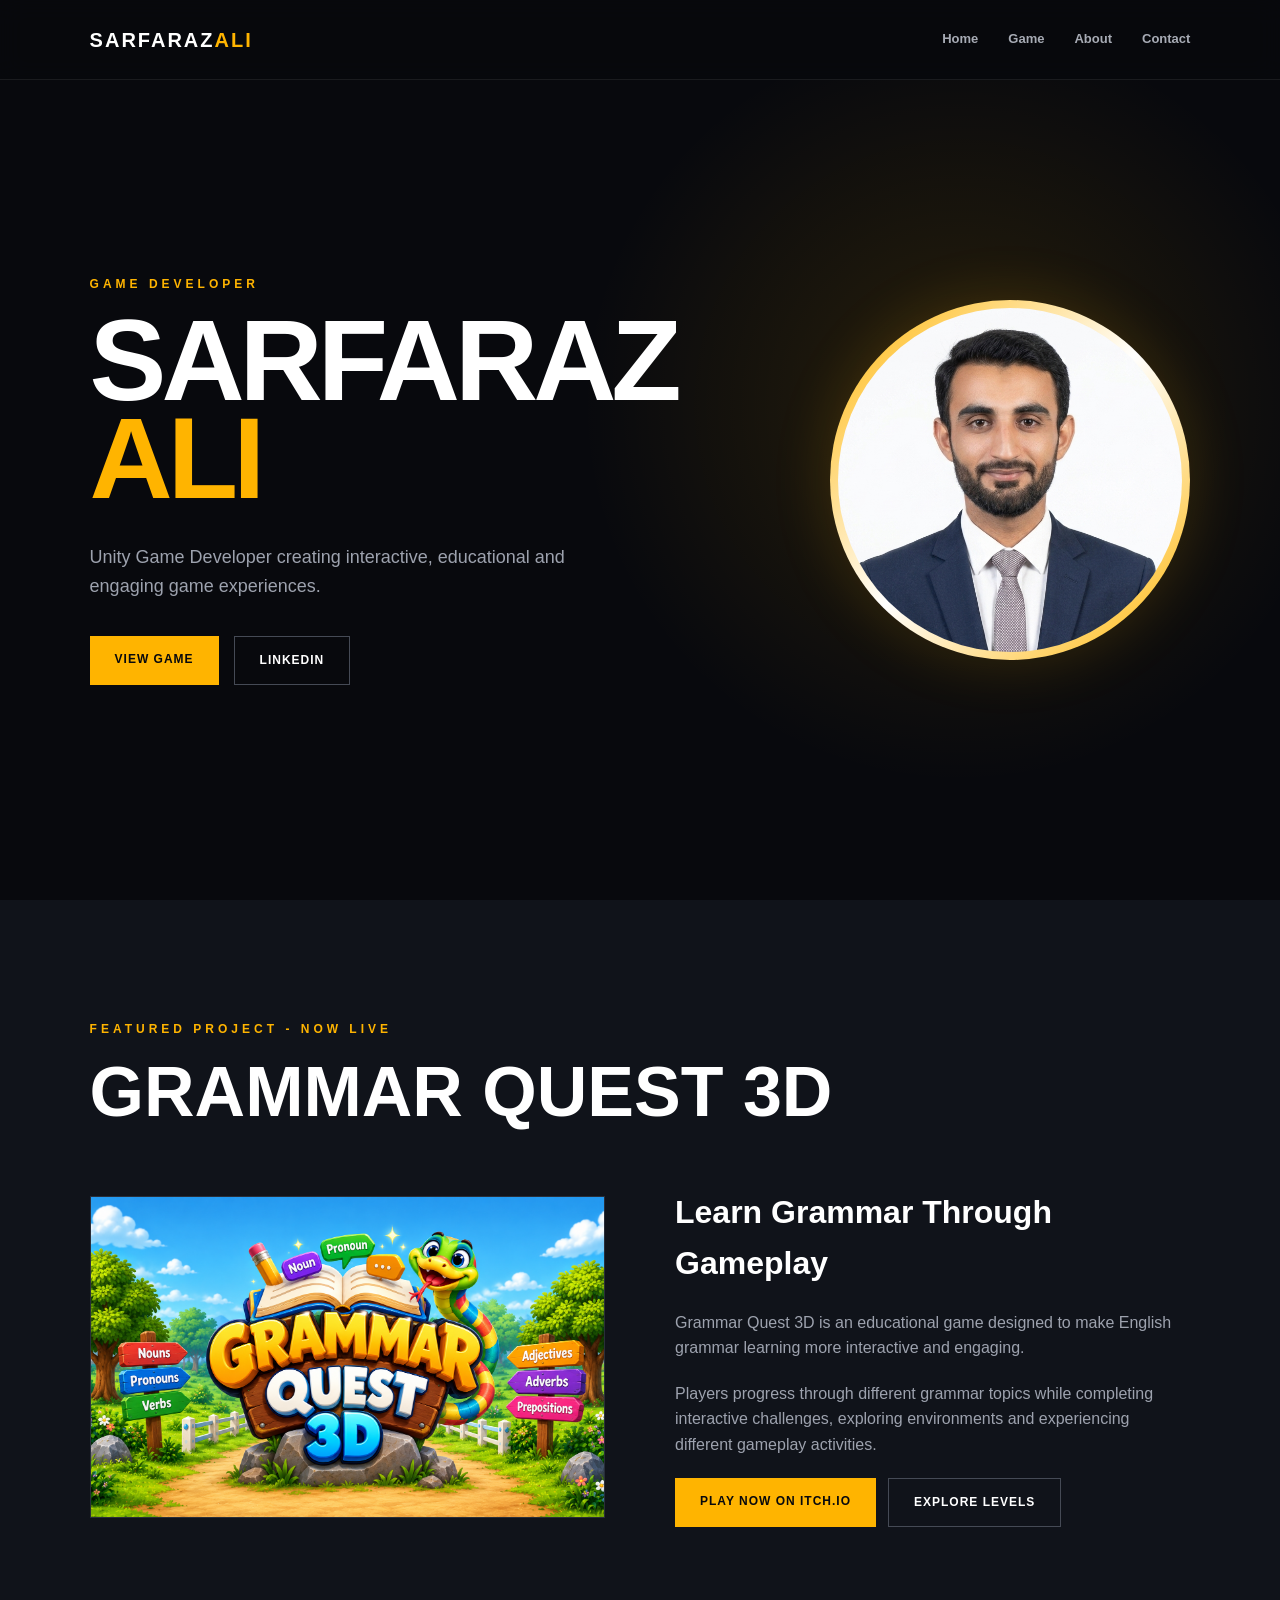
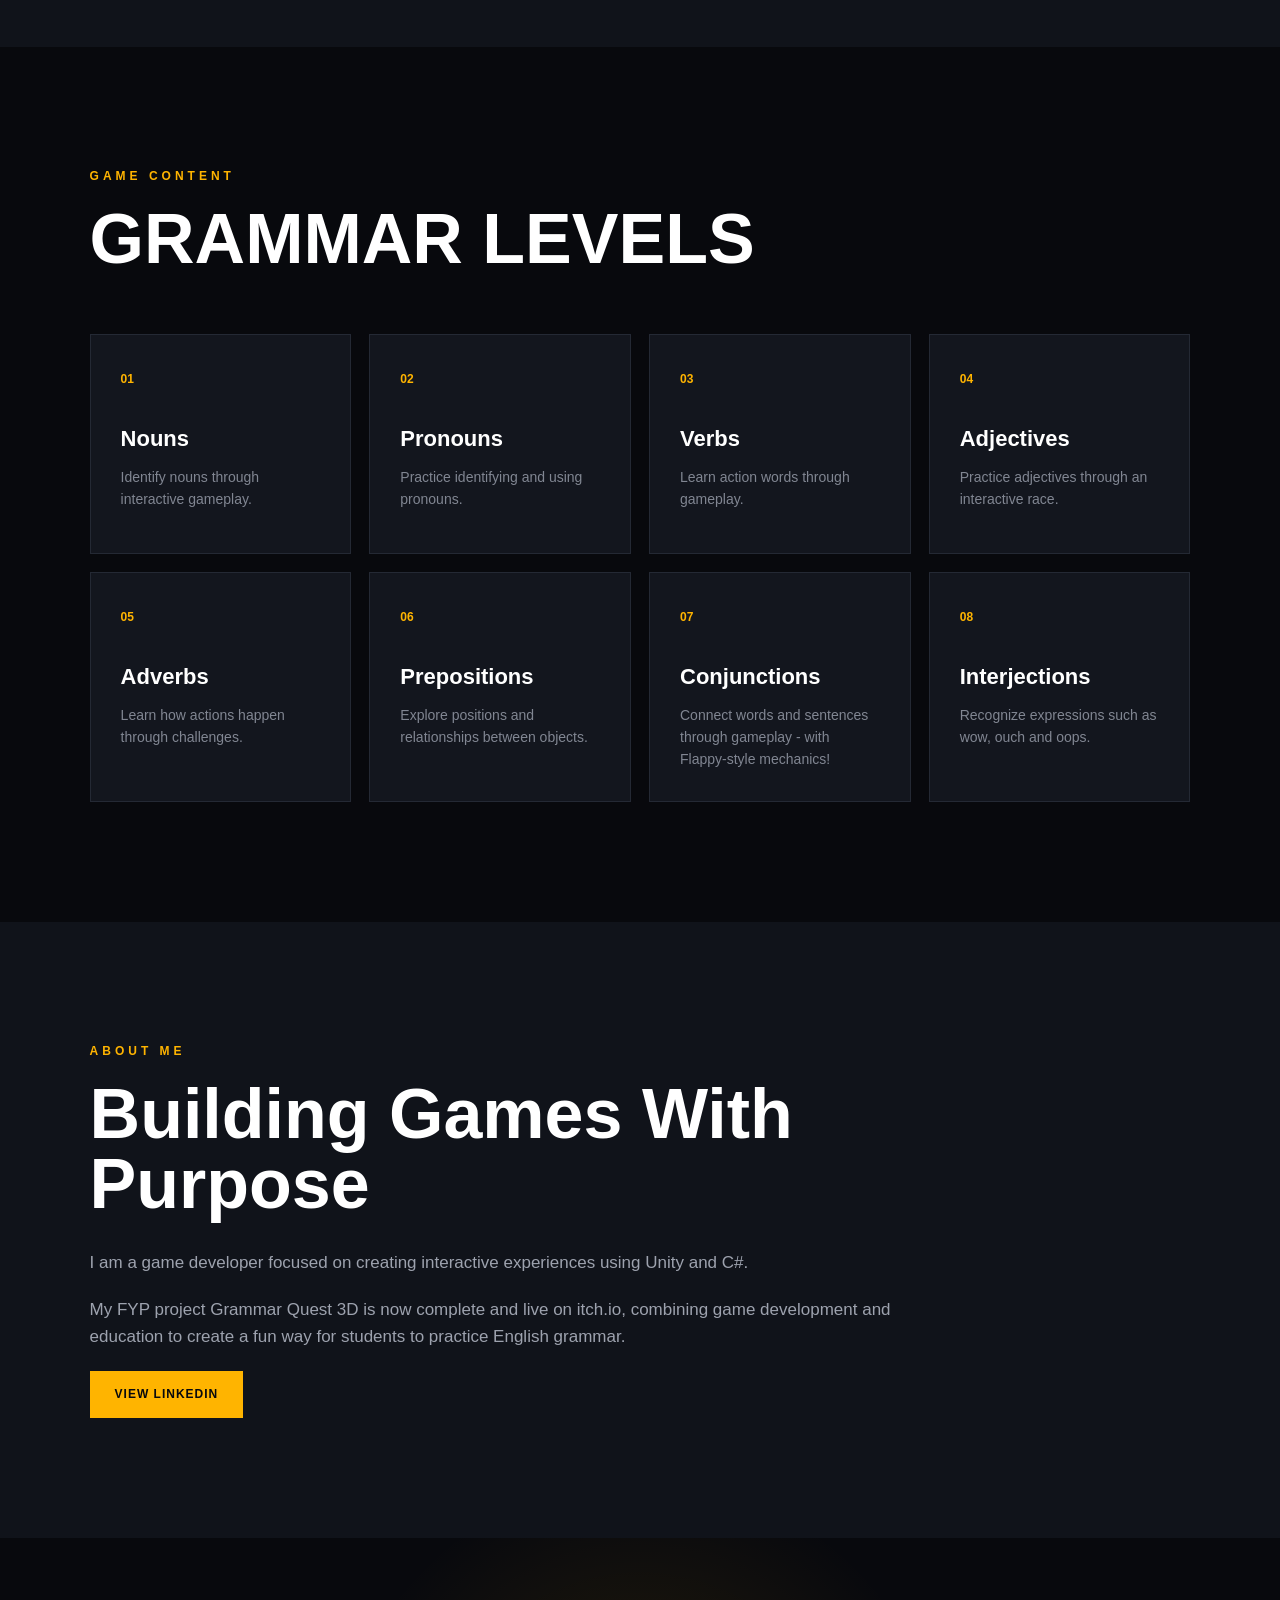
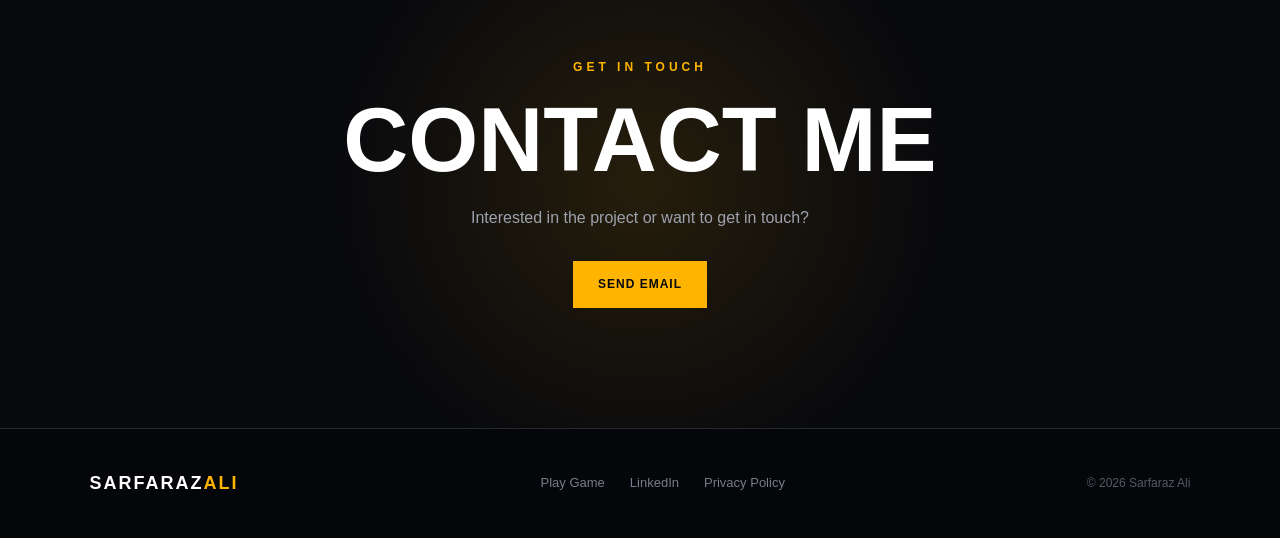
<file: index.html>
<!DOCTYPE html>
<html lang="en">
<head>
    <meta charset="UTF-8">
    <meta name="viewport" content="width=device-width, initial-scale=1.0">
    <title>Sarfaraz Ali | Game Developer</title>
    <link rel="stylesheet" href="style.css">
</head>
<body>

<header class="navbar">
    <div class="logo">
        SARFARAZ<span>ALI</span>
    </div>
    <nav>
        <a href="#home">Home</a>
        <a href="#game">Game</a>
        <a href="#about">About</a>
        <a href="#contact">Contact</a>
    </nav>
</header>

<main>

    <section id="home" class="hero">
        <div class="hero-content">
            <p class="small-title">GAME DEVELOPER</p>
            <h1>
                SARFARAZ<br>
                <span>ALI</span>
            </h1>
            <p class="hero-description">
                Unity Game Developer creating interactive,
                educational and engaging game experiences.
            </p>
            <div class="hero-buttons">
                <a href="#game" class="button primary">
                    VIEW GAME
                </a>
                <a
                    href="https://www.linkedin.com/in/sarfaraz-ali-10b33941b/"
                    target="_blank"
                    rel="noopener noreferrer"
                    class="button secondary">
                    LINKEDIN
                </a>
            </div>
        </div>
        <div class="profile-container">
            <div class="profile-ring">
                <img
                    src="images/MyPic.PNG"
                    alt="Sarfaraz Ali">
            </div>
        </div>
    </section>

    <section id="game" class="game-section">
        <div class="section-heading">
            <p class="small-title">FEATURED PROJECT - NOW LIVE</p>
            <h2>GRAMMAR QUEST 3D</h2>
        </div>
        <div class="game-content">
            <div class="game-image">
                <a href="https://sarfaraz-ali.itch.io/grammar-quest-3d" target="_blank">
                    <img
                        src="images/GrammerQuest3D.png"
                        alt="Grammar Quest 3D">
                </a>
            </div>
            <div class="game-info">
                <h3>Learn Grammar Through Gameplay</h3>
                <p>
                    Grammar Quest 3D is an educational game designed
                    to make English grammar learning more interactive
                    and engaging.
                </p>
                <p>
                    Players progress through different grammar
                    topics while completing interactive challenges,
                    exploring environments and experiencing
                    different gameplay activities.
                </p>
                <div style="display:flex; gap:12px; flex-wrap:wrap;">
                    <a href="https://sarfaraz-ali.itch.io/grammar-quest-3d" target="_blank" class="button primary live-pulse">
                        PLAY NOW ON ITCH.IO
                    </a>
                    <a href="#levels" class="button secondary">
                        EXPLORE LEVELS
                    </a>
                </div>
            </div>
        </div>
    </section>

    <section id="levels" class="levels-section">
        <div class="section-heading">
            <p class="small-title">GAME CONTENT</p>
            <h2>GRAMMAR LEVELS</h2>
        </div>
        <div class="levels-grid">
            <div class="level-card"><span>01</span><h3>Nouns</h3><p>Identify nouns through interactive gameplay.</p></div>
            <div class="level-card"><span>02</span><h3>Pronouns</h3><p>Practice identifying and using pronouns.</p></div>
            <div class="level-card"><span>03</span><h3>Verbs</h3><p>Learn action words through gameplay.</p></div>
            <div class="level-card"><span>04</span><h3>Adjectives</h3><p>Practice adjectives through an interactive race.</p></div>
            <div class="level-card"><span>05</span><h3>Adverbs</h3><p>Learn how actions happen through challenges.</p></div>
            <div class="level-card"><span>06</span><h3>Prepositions</h3><p>Explore positions and relationships between objects.</p></div>
            <div class="level-card"><span>07</span><h3>Conjunctions</h3><p>Connect words and sentences through gameplay - with Flappy-style mechanics!</p></div>
            <div class="level-card"><span>08</span><h3>Interjections</h3><p>Recognize expressions such as wow, ouch and oops.</p></div>
        </div>
    </section>

    <section id="about" class="about-section">
        <div class="about-content">
            <p class="small-title">ABOUT ME</p>
            <h2>Building Games With Purpose</h2>
            <p>I am a game developer focused on creating interactive experiences using Unity and C#.</p>
            <p>My FYP project Grammar Quest 3D is now complete and live on itch.io, combining game development and education to create a fun way for students to practice English grammar.</p>
            <a href="https://www.linkedin.com/in/sarfaraz-ali-10b33941b/" target="_blank" rel="noopener noreferrer" class="button primary">VIEW LINKEDIN</a>
        </div>
    </section>

    <section id="contact" class="contact-section">
        <p class="small-title">GET IN TOUCH</p>
        <h2>CONTACT ME</h2>
        <p>Interested in the project or want to get in touch?</p>
        <a href="mailto:sarfarazalijamali59@gmail.com" class="button primary">SEND EMAIL</a>
    </section>

</main>

<footer>
    <div class="footer-logo">SARFARAZ<span>ALI</span></div>
    <div class="footer-links">
        <a href="https://sarfaraz-ali.itch.io/grammar-quest-3d" target="_blank">Play Game</a>
        <a href="https://www.linkedin.com/in/sarfaraz-ali-10b33941b/" target="_blank" rel="noopener noreferrer">LinkedIn</a>
        <a href="privacy.html">Privacy Policy</a>
    </div>
    <p>© 2026 Sarfaraz Ali</p>
</footer>

<script src="script.js"></script>
</body>
</html>
</file>
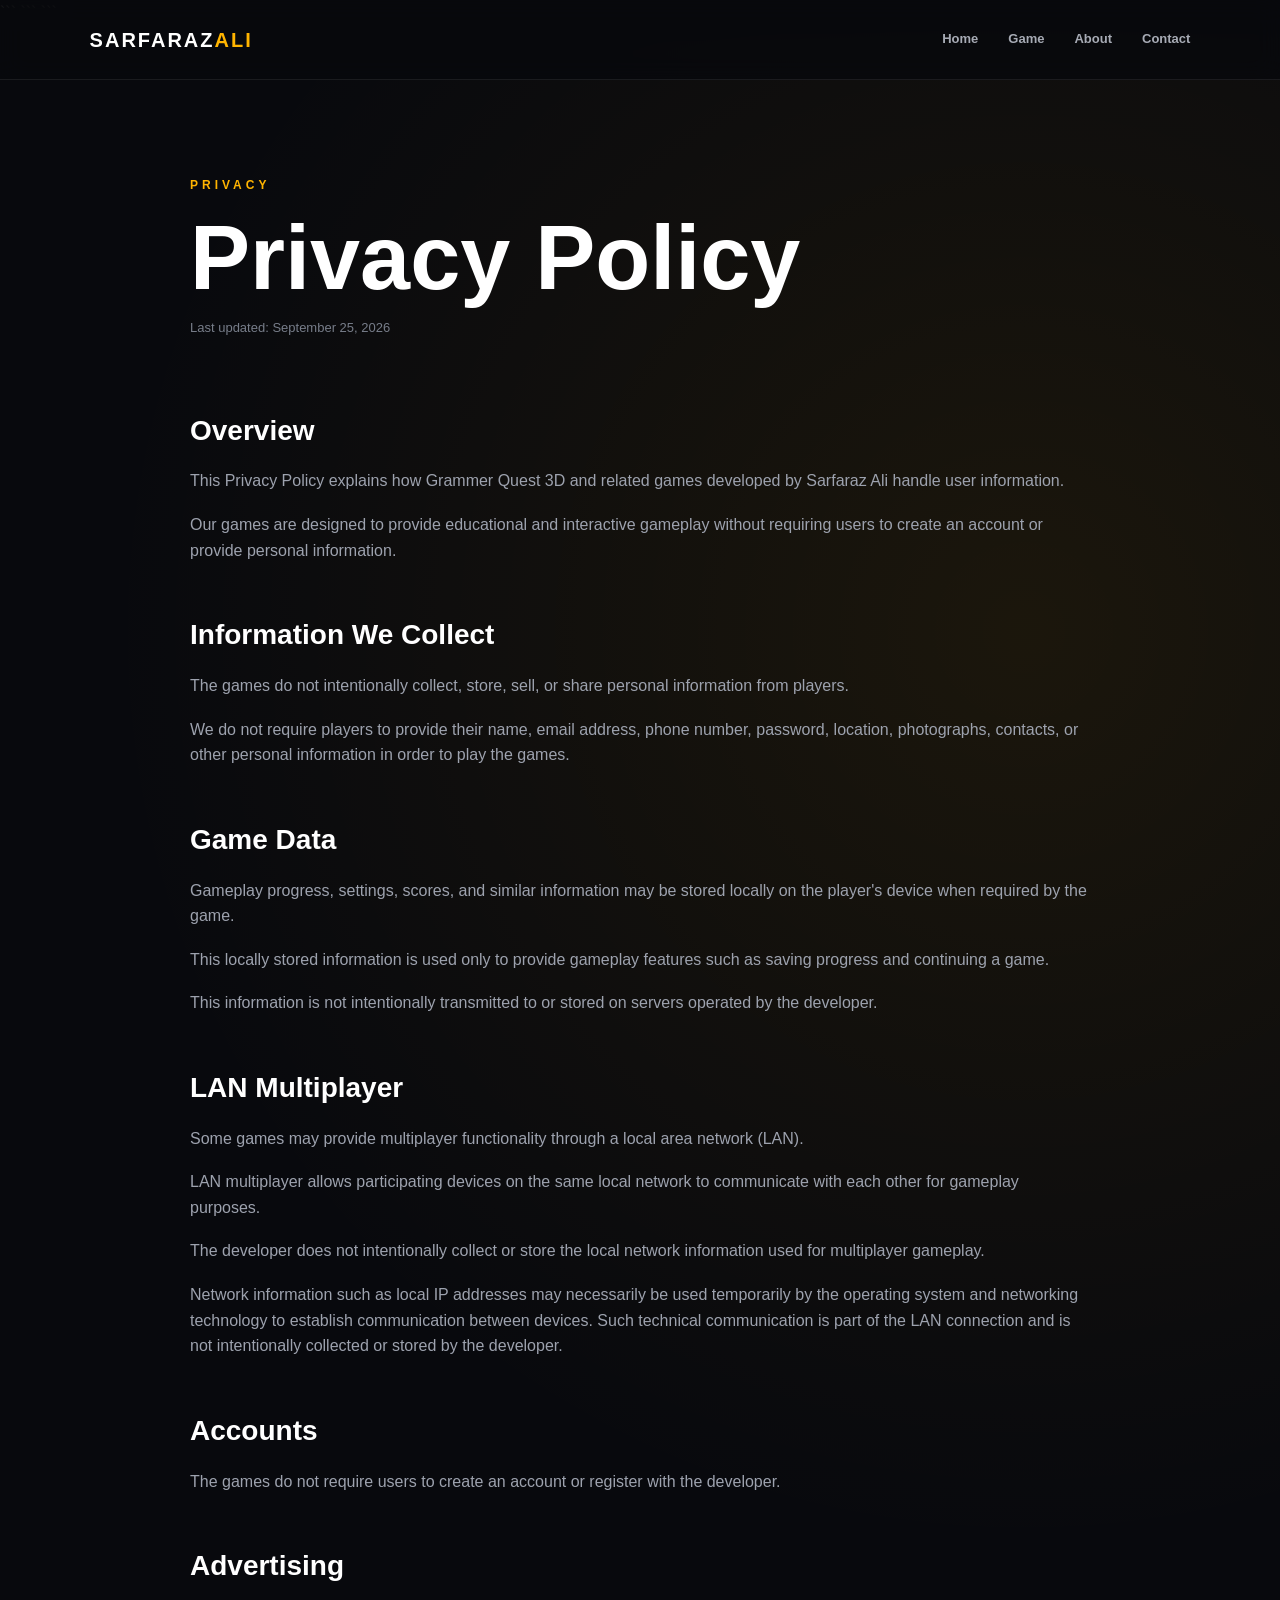
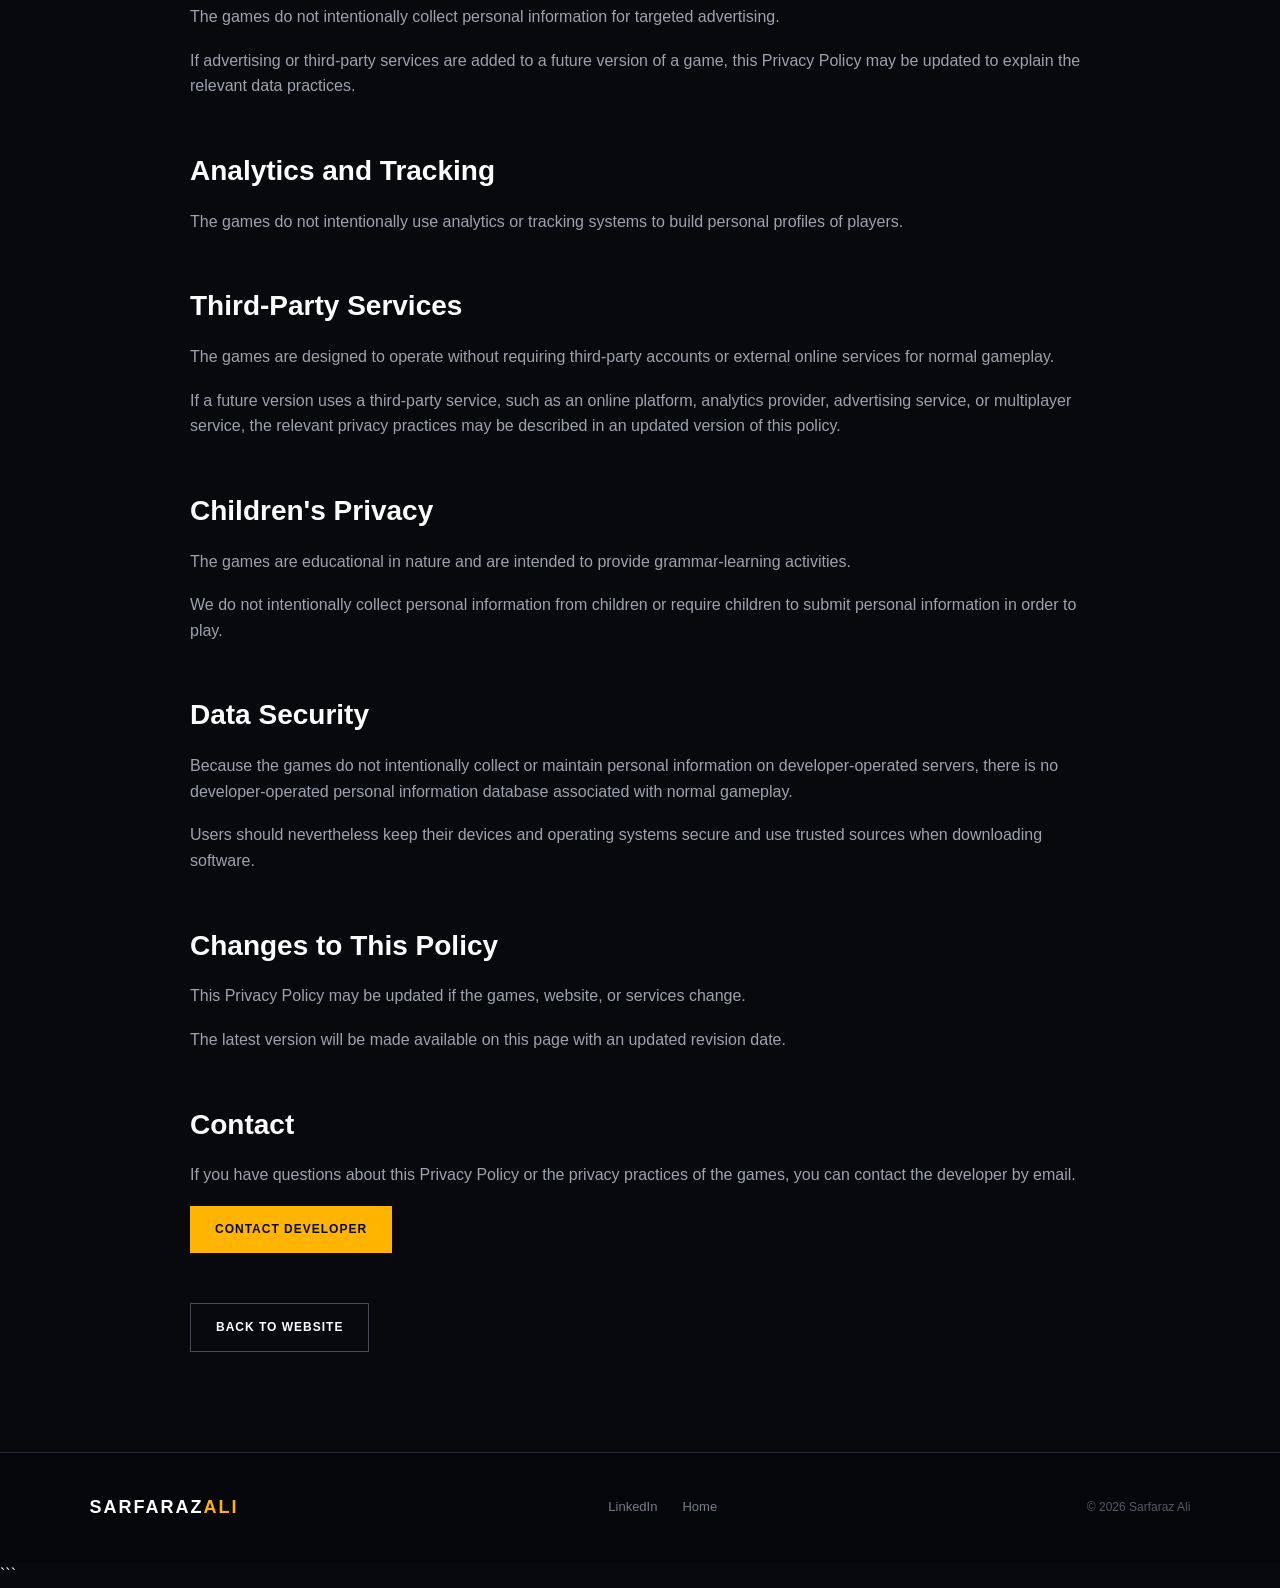
<file: privacy.html>
<!DOCTYPE html>

<html lang="en">

<head>
    <meta charset="UTF-8">
    <meta name="viewport" content="width=device-width, initial-scale=1.0">

```
<title>Privacy Policy | Sarfaraz Ali</title>

<link rel="stylesheet" href="style.css">
```

</head>

<body>

```
<header class="navbar">

    <div class="logo">
        SARFARAZ<span>ALI</span>
    </div>

    <nav>
        <a href="index.html">Home</a>
        <a href="index.html#game">Game</a>
        <a href="index.html#about">About</a>
        <a href="index.html#contact">Contact</a>
    </nav>

</header>


<main>

    <section class="privacy-section">

        <div class="privacy-content">

            <p class="small-title">PRIVACY</p>

            <h1>Privacy Policy</h1>

            <p class="privacy-date">
                Last updated: September 25, 2026
            </p>


            <h2>Overview</h2>

            <p>
                This Privacy Policy explains how Grammer Quest 3D
                and related games developed by Sarfaraz Ali handle
                user information.
            </p>

            <p>
                Our games are designed to provide educational and
                interactive gameplay without requiring users to
                create an account or provide personal information.
            </p>


            <h2>Information We Collect</h2>

            <p>
                The games do not intentionally collect, store,
                sell, or share personal information from players.
            </p>

            <p>
                We do not require players to provide their name,
                email address, phone number, password, location,
                photographs, contacts, or other personal information
                in order to play the games.
            </p>


            <h2>Game Data</h2>

            <p>
                Gameplay progress, settings, scores, and similar
                information may be stored locally on the player's
                device when required by the game.
            </p>

            <p>
                This locally stored information is used only to
                provide gameplay features such as saving progress
                and continuing a game.
            </p>

            <p>
                This information is not intentionally transmitted
                to or stored on servers operated by the developer.
            </p>


            <h2>LAN Multiplayer</h2>

            <p>
                Some games may provide multiplayer functionality
                through a local area network (LAN).
            </p>

            <p>
                LAN multiplayer allows participating devices on
                the same local network to communicate with each
                other for gameplay purposes.
            </p>

            <p>
                The developer does not intentionally collect or
                store the local network information used for
                multiplayer gameplay.
            </p>

            <p>
                Network information such as local IP addresses may
                necessarily be used temporarily by the operating
                system and networking technology to establish
                communication between devices. Such technical
                communication is part of the LAN connection and is
                not intentionally collected or stored by the
                developer.
            </p>


            <h2>Accounts</h2>

            <p>
                The games do not require users to create an account
                or register with the developer.
            </p>


            <h2>Advertising</h2>

            <p>
                The games do not intentionally collect personal
                information for targeted advertising.
            </p>

            <p>
                If advertising or third-party services are added
                to a future version of a game, this Privacy Policy
                may be updated to explain the relevant data
                practices.
            </p>


            <h2>Analytics and Tracking</h2>

            <p>
                The games do not intentionally use analytics or
                tracking systems to build personal profiles of
                players.
            </p>


            <h2>Third-Party Services</h2>

            <p>
                The games are designed to operate without requiring
                third-party accounts or external online services
                for normal gameplay.
            </p>

            <p>
                If a future version uses a third-party service,
                such as an online platform, analytics provider,
                advertising service, or multiplayer service, the
                relevant privacy practices may be described in an
                updated version of this policy.
            </p>


            <h2>Children's Privacy</h2>

            <p>
                The games are educational in nature and are intended
                to provide grammar-learning activities.
            </p>

            <p>
                We do not intentionally collect personal information
                from children or require children to submit personal
                information in order to play.
            </p>


            <h2>Data Security</h2>

            <p>
                Because the games do not intentionally collect or
                maintain personal information on developer-operated
                servers, there is no developer-operated personal
                information database associated with normal gameplay.
            </p>

            <p>
                Users should nevertheless keep their devices and
                operating systems secure and use trusted sources
                when downloading software.
            </p>


            <h2>Changes to This Policy</h2>

            <p>
                This Privacy Policy may be updated if the games,
                website, or services change.
            </p>

            <p>
                The latest version will be made available on this
                page with an updated revision date.
            </p>


            <h2>Contact</h2>

            <p>
                If you have questions about this Privacy Policy or
                the privacy practices of the games, you can contact
                the developer by email.
            </p>

            <a
                href="mailto:sarfarazalijamali59@gmail.com"
                class="button primary">
                CONTACT DEVELOPER
            </a>


            <div class="privacy-back">

                <a href="index.html" class="button secondary">
                    BACK TO WEBSITE
                </a>

            </div>

        </div>

    </section>

</main>


<footer>

    <div class="footer-logo">
        SARFARAZ<span>ALI</span>
    </div>

    <div class="footer-links">

        <a
            href="https://www.linkedin.com/in/sarfaraz-ali-10b33941b/"
            target="_blank"
            rel="noopener noreferrer">
            LinkedIn
        </a>

        <a href="index.html">
            Home
        </a>

    </div>

    <p>
        © 2026 Sarfaraz Ali
    </p>

</footer>
```

</body>

</html>
</file>
<file: style.css>
* {
  margin: 0;
  padding: 0;
  box-sizing: border-box;
  }

html {
scroll-behavior: smooth;
}

body {
font-family: Arial, Helvetica, sans-serif;
background: #08090d;
color: #ffffff;
line-height: 1.6;
}

a {
color: inherit;
text-decoration: none;
}

.navbar {
position: fixed;
top: 0;
left: 0;
width: 100%;
height: 80px;
padding: 0 7%;
display: flex;
align-items: center;
justify-content: space-between;
background: rgba(8, 9, 13, 0.92);
backdrop-filter: blur(12px);
border-bottom: 1px solid rgba(255, 255, 255, 0.08);
z-index: 1000;
}

.logo {
font-size: 20px;
font-weight: 900;
letter-spacing: 2px;
}

.logo span,
.footer-logo span {
color: #ffb400;
}

nav {
display: flex;
gap: 30px;
}

nav a {
color: #a7abb5;
font-size: 13px;
font-weight: 700;
transition: 0.3s;
}

nav a:hover,
nav a.active {
color: #ffb400;
}

.hero {
min-height: 100vh;
padding: 140px 7% 80px;
display: flex;
align-items: center;
justify-content: space-between;
gap: 80px;
background:
radial-gradient(
circle at 75% 45%,
rgba(255, 180, 0, 0.13),
transparent 35%
);
}

.hero-content {
max-width: 700px;
}

.small-title {
color: #ffb400;
font-size: 12px;
font-weight: 800;
letter-spacing: 4px;
margin-bottom: 18px;
}

.hero h1 {
font-size: clamp(60px, 9vw, 120px);
line-height: 0.85;
letter-spacing: -5px;
font-weight: 900;
}

.hero h1 span {
color: #ffb400;
}

.hero-description {
max-width: 550px;
margin: 35px 0;
color: #9da2ae;
font-size: 18px;
}

.hero-buttons {
display: flex;
gap: 15px;
flex-wrap: wrap;
}

.button {
display: inline-block;
padding: 14px 25px;
font-size: 12px;
font-weight: 800;
letter-spacing: 1px;
transition: 0.3s;
cursor: pointer;
}

.primary {
background: #ffb400;
color: #08090d;
}

.primary:hover {
background: #ffc83d;
transform: translateY(-3px);
box-shadow: 0 10px 25px rgba(255, 180, 0, 0.25);
}

.secondary {
border: 1px solid #454a55;
color: #ffffff;
}

.secondary:hover {
border-color: #ffb400;
color: #ffb400;
}

/* NEW - LIVE GAME BUTTON */
.button.live-pulse {
background: #ffb400;
color: #08090d;
animation: pulseGlow 2s infinite;
position: relative;
}

@keyframes pulseGlow {
0% { box-shadow: 0 0 0 0 rgba(255, 180, 0, 0.7); }
70% { box-shadow: 0 0 0 15px rgba(255, 180, 0, 0); }
100% { box-shadow: 0 0 0 0 rgba(255, 180, 0, 0); }
}

.profile-container {
display: flex;
justify-content: center;
align-items: center;
}

.profile-ring {
width: 360px;
height: 360px;
border-radius: 50%;
padding: 8px;
background: linear-gradient(
135deg,
#ffb400,
#ffffff,
#ffb400
);
box-shadow:
0 0 60px rgba(255, 180, 0, 0.15);
overflow: hidden;
}

.profile-ring img {
width: 100%;
height: 100%;
object-fit: cover;
border-radius: 50%;
display: block;
background: #151820;
}

.game-section,
.levels-section,
.about-section,
.contact-section {
padding: 120px 7%;
}

.game-section {
background: #10131a;
}

.section-heading {
margin-bottom: 60px;
}

.section-heading h2 {
margin-top: 10px;
font-size: clamp(40px, 6vw, 70px);
line-height: 1;
}

.game-content {
display: grid;
grid-template-columns: 1fr 1fr;
gap: 70px;
align-items: center;
}

.game-image {
width: 100%;
overflow: hidden;
border: 1px solid #292e39;
background: #0c0e13;
position: relative;
}

.game-image::after {
content: "CLICK TO PLAY →";
position: absolute;
bottom: 15px;
right: 15px;
background: #ffb400;
color: #08090d;
font-size: 10px;
font-weight: 900;
padding: 6px 12px;
letter-spacing: 1px;
opacity: 0;
transition: 0.3s;
}

.game-image:hover::after {
opacity: 1;
}

.game-image img {
width: 100%;
display: block;
aspect-ratio: 16 / 10;
object-fit: cover;
transition: transform 0.5s ease;
}

.game-image:hover img {
transform: scale(1.04);
}

.game-info h3 {
font-size: 32px;
margin-bottom: 20px;
}

.game-info p {
color: #9da2ae;
margin-bottom: 20px;
}

.levels-section {
background: #08090d;
}

.levels-grid {
display: grid;
grid-template-columns: repeat(4, 1fr);
gap: 18px;
}

.level-card {
min-height: 220px;
padding: 30px;
background: #13161e;
border: 1px solid #242934;
transition: 0.3s;
}

.level-card:hover {
transform: translateY(-8px);
border-color: #ffb400;
}

.level-card span {
color: #ffb400;
font-size: 12px;
font-weight: 800;
}

.level-card h3 {
margin-top: 30px;
margin-bottom: 10px;
font-size: 22px;
}

.level-card p {
color: #818692;
font-size: 14px;
}

.about-section {
background: #10131a;
}

.about-content {
max-width: 850px;
}

.about-content h2 {
font-size: clamp(40px, 6vw, 70px);
line-height: 1;
margin-bottom: 30px;
}

.about-content p:not(.small-title) {
color: #9da2ae;
margin-bottom: 20px;
font-size: 17px;
}

.contact-section {
text-align: center;
background:
radial-gradient(
circle at center,
rgba(255, 180, 0, 0.12),
transparent 45%
);
}

.contact-section h2 {
font-size: clamp(50px, 8vw, 90px);
line-height: 1;
margin-bottom: 20px;
}

.contact-section > p:not(.small-title) {
color: #9da2ae;
margin-bottom: 30px;
}

footer {
padding: 40px 7%;
display: flex;
align-items: center;
justify-content: space-between;
gap: 20px;
border-top: 1px solid #242934;
background: #050609;
}

.footer-logo {
font-size: 18px;
font-weight: 900;
letter-spacing: 2px;
}

.footer-links {
display: flex;
gap: 25px;
flex-wrap: wrap;
}

.footer-links a {
color: #777d89;
font-size: 13px;
}

.footer-links a:hover {
color: #ffb400;
}

footer p {
color: #555a65;
font-size: 12px;
}

.hidden {
opacity: 0;
transform: translateY(30px);
transition:
opacity 0.7s ease,
transform 0.7s ease;
}

.show {
opacity: 1;
transform: translateY(0);
}

@media (max-width: 1000px) {
.hero {
    flex-direction: column;
    text-align: center;
}
.hero-description {
    margin-left: auto;
    margin-right: auto;
}
.hero-buttons {
    justify-content: center;
}
.profile-ring {
    width: 300px;
    height: 300px;
}
.game-content {
    grid-template-columns: 1fr;
}
.levels-grid {
    grid-template-columns: repeat(2, 1fr);
}
}

@media (max-width: 650px) {
.navbar {
    padding: 0 5%;
}
nav {
    gap: 12px;
}
nav a {
    font-size: 10px;
}
.hero {
    padding-left: 5%;
    padding-right: 5%;
}
.profile-ring {
    width: 240px;
    height: 240px;
}
.game-section,
.levels-section,
.about-section,
.contact-section {
    padding: 80px 5%;
}
.levels-grid {
    grid-template-columns: 1fr;
}
footer {
    flex-direction: column;
    text-align: center;
}
}

.privacy-section {
min-height: 100vh;
padding: 150px 7% 100px;
background:
radial-gradient(
circle at 80% 20%,
rgba(255, 180, 0, 0.08),
transparent 35%
);
}

.privacy-content {
max-width: 900px;
margin: 0 auto;
}

.privacy-content h1 {
font-size: clamp(50px, 8vw, 90px);
line-height: 1;
margin-bottom: 15px;
}

.privacy-date {
color: #777d89;
font-size: 13px;
margin-bottom: 70px;
}

.privacy-content h2 {
font-size: 28px;
margin-top: 50px;
margin-bottom: 15px;
}

.privacy-content p:not(.small-title):not(.privacy-date) {
color: #9da2ae;
font-size: 16px;
margin-bottom: 18px;
}

.privacy-back {
margin-top: 50px;
}
</file>
